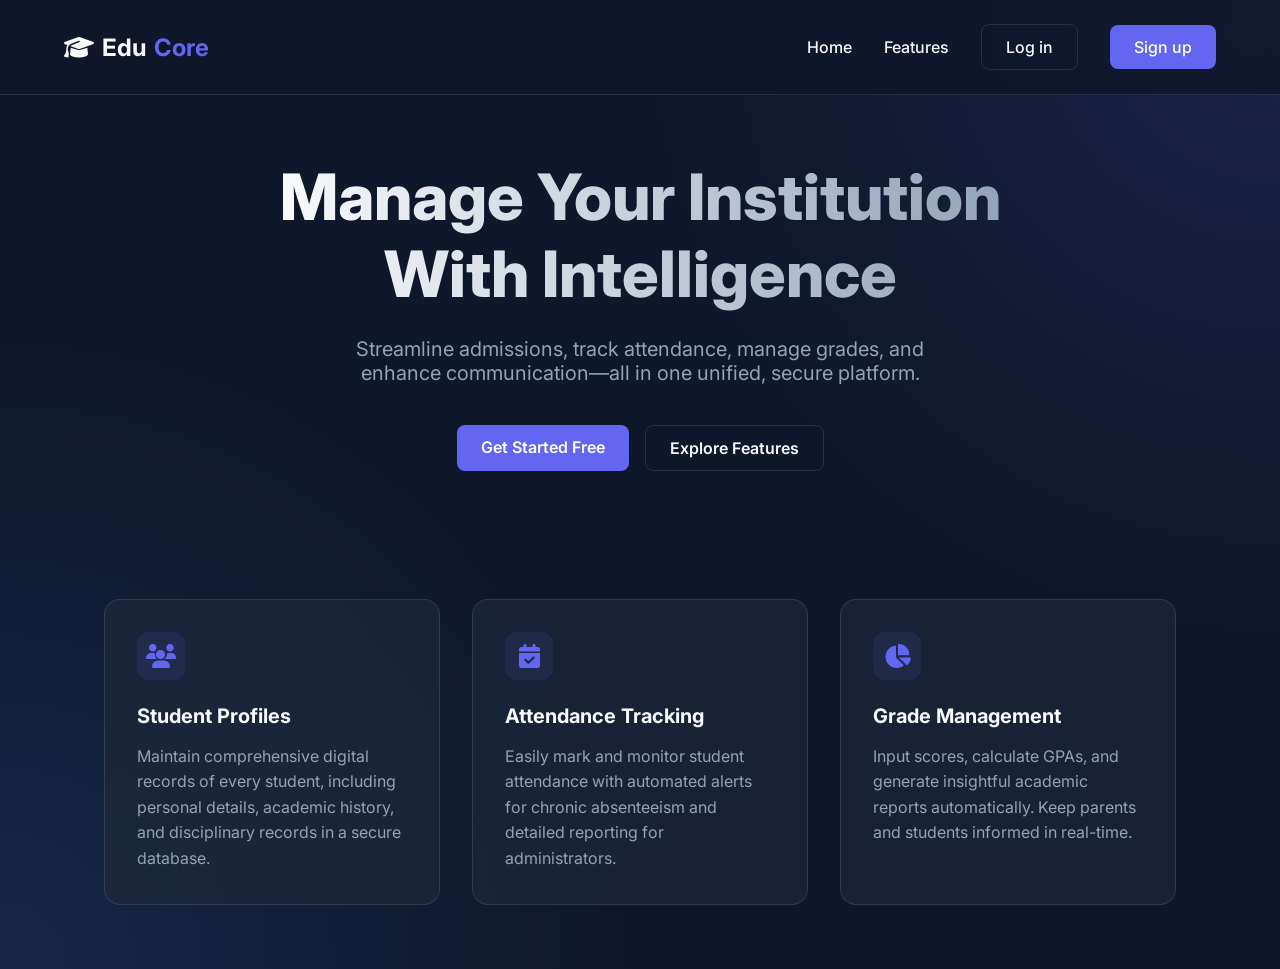
<file: frontend/index.html>
<!DOCTYPE html>
<html lang="en">
<head>
    <meta charset="UTF-8">
    <meta name="viewport" content="width=device-width, initial-scale=1.0">
    <title>EduCore | Student Management System</title>
    <meta name="description" content="A comprehensive student management system designed for the modern educational institution.">
    <link rel="stylesheet" href="css/styles.css?v=2">
    <link rel="stylesheet" href="https://cdnjs.cloudflare.com/ajax/libs/font-awesome/6.4.0/css/all.min.css">
    
    <!-- PWA Setup -->
    <link rel="manifest" href="manifest.json">
    <meta name="theme-color" content="#1e293b">
    <link rel="apple-touch-icon" href="https://cdn-icons-png.flaticon.com/512/3074/3074058.png">
</head>
<body>
    <nav class="navbar">
        <div class="nav-brand">
            <i class="fa-solid fa-graduation-cap"></i>
            Edu<span>Core</span>
        </div>
        <div class="nav-links">
            <a href="index.html">Home</a>
            <a href="#features">Features</a>
            <a href="login.html" class="btn btn-outline">Log in</a>
            <a href="signup.html" class="btn btn-primary">Sign up</a>
        </div>
    </nav>

    <main>
        <section class="hero">
            <h1 class="animate-fade-in">Manage Your Institution<br>With Intelligence</h1>
            <p class="animate-fade-in delay-1">Streamline admissions, track attendance, manage grades, and enhance communication—all in one unified, secure platform.</p>
            <div class="hero-btns animate-fade-in delay-2">
                <a href="signup.html" class="btn btn-primary">Get Started Free</a>
                <a href="#features" class="btn btn-outline">Explore Features</a>
            </div>
        </section>

        <section id="features" class="features animate-fade-in delay-3">
            <div class="feature-card">
                <div class="feature-icon">
                    <i class="fa-solid fa-users"></i>
                </div>
                <h3>Student Profiles</h3>
                <p>Maintain comprehensive digital records of every student, including personal details, academic history, and disciplinary records in a secure database.</p>
            </div>
            <div class="feature-card">
                <div class="feature-icon">
                    <i class="fa-solid fa-calendar-check"></i>
                </div>
                <h3>Attendance Tracking</h3>
                <p>Easily mark and monitor student attendance with automated alerts for chronic absenteeism and detailed reporting for administrators.</p>
            </div>
            <div class="feature-card">
                <div class="feature-icon">
                    <i class="fa-solid fa-chart-pie"></i>
                </div>
                <h3>Grade Management</h3>
                <p>Input scores, calculate GPAs, and generate insightful academic reports automatically. Keep parents and students informed in real-time.</p>
            </div>
        </section>
    </main>
    <script src="js/pwa.js"></script>
</body>
</html>
</file>
<file: frontend/css/styles.css>
@import url('https://fonts.googleapis.com/css2?family=Inter:wght@300;400;500;600;700&display=swap');

:root {
  --bg-color: #0f172a;
  --text-main: #f8fafc;
  --text-muted: #94a3b8;
  --accent: #6366f1;
  --accent-hover: #4f46e5;
  --card-bg: rgba(30, 41, 59, 0.7);
  --card-border: rgba(255, 255, 255, 0.1);
}

* {
  box-sizing: border-box;
  margin: 0;
  padding: 0;
  font-family: 'Inter', sans-serif;
}

body {
  background-color: var(--bg-color);
  color: var(--text-main);
  min-height: 100vh;
  display: flex;
  flex-direction: column;
  overflow-x: hidden;
  background-image: radial-gradient(circle at top right, rgba(99, 102, 241, 0.15) 0%, transparent 40%),
                    radial-gradient(circle at bottom left, rgba(59, 130, 246, 0.15) 0%, transparent 40%);
}

a {
  text-decoration: none;
  color: inherit;
}

/* Navbar */
.navbar {
  display: flex;
  justify-content: space-between;
  align-items: center;
  padding: 1.5rem 5%;
  background: rgba(15, 23, 42, 0.8);
  backdrop-filter: blur(10px);
  border-bottom: 1px solid var(--card-border);
  position: sticky;
  top: 0;
  z-index: 100;
}

.nav-brand {
  font-size: 1.5rem;
  font-weight: 700;
  display: flex;
  align-items: center;
  gap: 0.5rem;
}

.nav-brand span {
  color: var(--accent);
}

.nav-links {
  display: flex;
  gap: 2rem;
  align-items: center;
}

.nav-links a {
  font-weight: 500;
  transition: color 0.15s ease;
}

.nav-links a:hover {
  color: var(--accent);
}

.btn {
  padding: 0.75rem 1.5rem;
  border-radius: 0.5rem;
  font-weight: 600;
  cursor: pointer;
  transition: all 0.15s ease;
  border: none;
  outline: none;
  display: inline-block;
}

.btn-primary {
  background-color: var(--accent);
  color: white;
}

.btn-primary:hover {
  background-color: var(--accent-hover);
  transform: translateY(-2px);
  box-shadow: 0 4px 12px rgba(99, 102, 241, 0.3);
}

.btn-outline {
  background-color: transparent;
  color: var(--text-main);
  border: 1px solid var(--card-border);
}

.btn-outline:hover {
  background-color: rgba(255, 255, 255, 0.05);
  border-color: var(--text-main);
}

/* Hero Section */
.hero {
  flex: 1;
  display: flex;
  flex-direction: column;
  justify-content: center;
  align-items: center;
  text-align: center;
  padding: 4rem 5%;
}

.hero h1 {
  font-size: 4rem;
  font-weight: 800;
  line-height: 1.2;
  margin-bottom: 1.5rem;
  background: linear-gradient(to right, #f8fafc, #94a3b8);
  -webkit-background-clip: text;
  -webkit-text-fill-color: transparent;
}

.hero p {
  font-size: 1.25rem;
  color: var(--text-muted);
  max-width: 600px;
  margin-bottom: 2.5rem;
}

.hero-btns {
  display: flex;
  gap: 1rem;
}

/* Features Section */
.features {
  display: grid;
  grid-template-columns: repeat(auto-fit, minmax(300px, 1fr));
  gap: 2rem;
  padding: 4rem 5%;
  max-width: 1200px;
  margin: 0 auto;
}

.feature-card {
  background: var(--card-bg);
  backdrop-filter: blur(10px);
  border: 1px solid var(--card-border);
  border-radius: 1rem;
  padding: 2rem;
  transition: transform 0.15s ease, box-shadow 0.15s ease;
}

.feature-card:hover {
  transform: translateY(-5px);
  box-shadow: 0 10px 25px rgba(0, 0, 0, 0.2);
  border-color: rgba(99, 102, 241, 0.5);
}

.feature-icon {
  width: 48px;
  height: 48px;
  background: rgba(99, 102, 241, 0.1);
  color: var(--accent);
  border-radius: 0.75rem;
  display: flex;
  justify-content: center;
  align-items: center;
  font-size: 1.5rem;
  margin-bottom: 1.5rem;
}

.feature-card h3 {
  font-size: 1.25rem;
  margin-bottom: 1rem;
}

.feature-card p {
  color: var(--text-muted);
  line-height: 1.6;
}

/* Auth Pages (Login / Signup) */
.auth-container {
  flex: 1;
  display: flex;
  justify-content: center;
  align-items: center;
  padding: 2rem;
}

.auth-card {
  background: var(--card-bg);
  backdrop-filter: blur(10px);
  border: 1px solid var(--card-border);
  border-radius: 1rem;
  padding: 3rem;
  width: 100%;
  max-width: 450px;
  box-shadow: 0 25px 50px -12px rgba(0, 0, 0, 0.5);
}

.auth-card h2 {
  font-size: 2rem;
  margin-bottom: 0.5rem;
  text-align: center;
}

.auth-card p {
  color: var(--text-muted);
  text-align: center;
  margin-bottom: 2rem;
}

.form-group {
  margin-bottom: 1.5rem;
}

.form-group label {
  display: block;
  font-size: 0.875rem;
  font-weight: 500;
  margin-bottom: 0.5rem;
  color: var(--text-muted);
}

.form-group input {
  width: 100%;
  padding: 0.75rem 1rem;
  border-radius: 0.5rem;
  background: rgba(15, 23, 42, 0.5);
  border: 1px solid var(--card-border);
  color: var(--text-main);
  font-size: 1rem;
  transition: all 0.15s ease;
}

.form-group input:focus {
  outline: none;
  border-color: var(--accent);
  box-shadow: 0 0 0 2px rgba(99, 102, 241, 0.2);
}

.auth-btn {
  width: 100%;
  padding: 0.875rem;
  font-size: 1rem;
  margin-top: 1rem;
}

.auth-footer {
  margin-top: 2rem;
  text-align: center;
  font-size: 0.875rem;
  color: var(--text-muted);
}

.auth-footer a {
  color: var(--accent);
  font-weight: 500;
}

.auth-footer a:hover {
  text-decoration: underline;
}

/* Animations */
@keyframes fadeIn {
  from { opacity: 0; transform: translateY(20px); }
  to { opacity: 1; transform: translateY(0); }
}

.animate-fade-in {
  animation: fadeIn 0.25s ease forwards;
}

.delay-1 { animation-delay: 0.2s; opacity: 0; }
.delay-2 { animation-delay: 0.4s; opacity: 0; }
.delay-3 { animation-delay: 0.6s; opacity: 0; }

/* Social Login */
.divider {
  display: flex;
  align-items: center;
  text-align: center;
  margin: 1.5rem 0;
  color: var(--text-muted);
}

.divider::before,
.divider::after {
  content: '';
  flex: 1;
  border-bottom: 1px solid var(--card-border);
}

.divider span {
  padding: 0 10px;
  font-size: 0.875rem;
}

.google-btn {
  display: flex;
  align-items: center;
  justify-content: center;
  gap: 0.5rem;
  background-color: white;
  color: #333;
  border-color: white;
}

.google-btn:hover {
  background-color: #f1f5f9;
  color: #333;
  border-color: #f1f5f9;
}

/* Responsive */
@media (max-width: 768px) {
  .hero h1 {
    font-size: 2.5rem;
  }
  .nav-links {
    display: none; /* In a real app, we'd add a hamburger menu */
  }
  .features {
    grid-template-columns: 1fr;
    padding: 2rem 5%;
  }
  .auth-card {
    padding: 2rem 1.5rem;
  }
  .auth-container {
    padding: 1rem;
  }
}

/* Toast Notifications */
.toast-container {
    position: fixed;
    bottom: 20px;
    left: 20px;
    display: flex;
    flex-direction: column;
    gap: 10px;
    z-index: 9999;
}

.toast {
    background: var(--card-bg);
    backdrop-filter: blur(10px);
    border: 1px solid var(--card-border);
    color: var(--text-main);
    padding: 1rem 1.5rem;
    border-radius: 0.5rem;
    box-shadow: 0 10px 15px -3px rgba(0, 0, 0, 0.3);
    font-size: 0.95rem;
    display: flex;
    align-items: center;
    gap: 0.75rem;
    animation: slideInLeft 0.2s cubic-bezier(0.16, 1, 0.3, 1) forwards;
    max-width: 350px;
    border-left: 4px solid var(--accent);
}

.toast.error { border-left-color: #ef4444; }
.toast.error i { color: #ef4444; }
.toast.success { border-left-color: #10b981; }
.toast.success i { color: #10b981; }

@keyframes slideInLeft {
    from { transform: translateX(-100%); opacity: 0; }
    to { transform: translateX(0); opacity: 1; }
}

@keyframes fadeOut {
    from { opacity: 1; }
    to { opacity: 0; }
}

.auth-divider {
    display: flex;
    align-items: center;
    text-align: center;
    margin: 1.5rem 0;
}
.auth-divider::before,
.auth-divider::after {
    content: '';
    flex: 1;
    border-bottom: 1px solid var(--card-border);
}
.auth-divider span {
    padding: 0 10px;
    color: var(--text-muted);
    font-size: 0.85rem;
    font-weight: 500;
}
</file>
